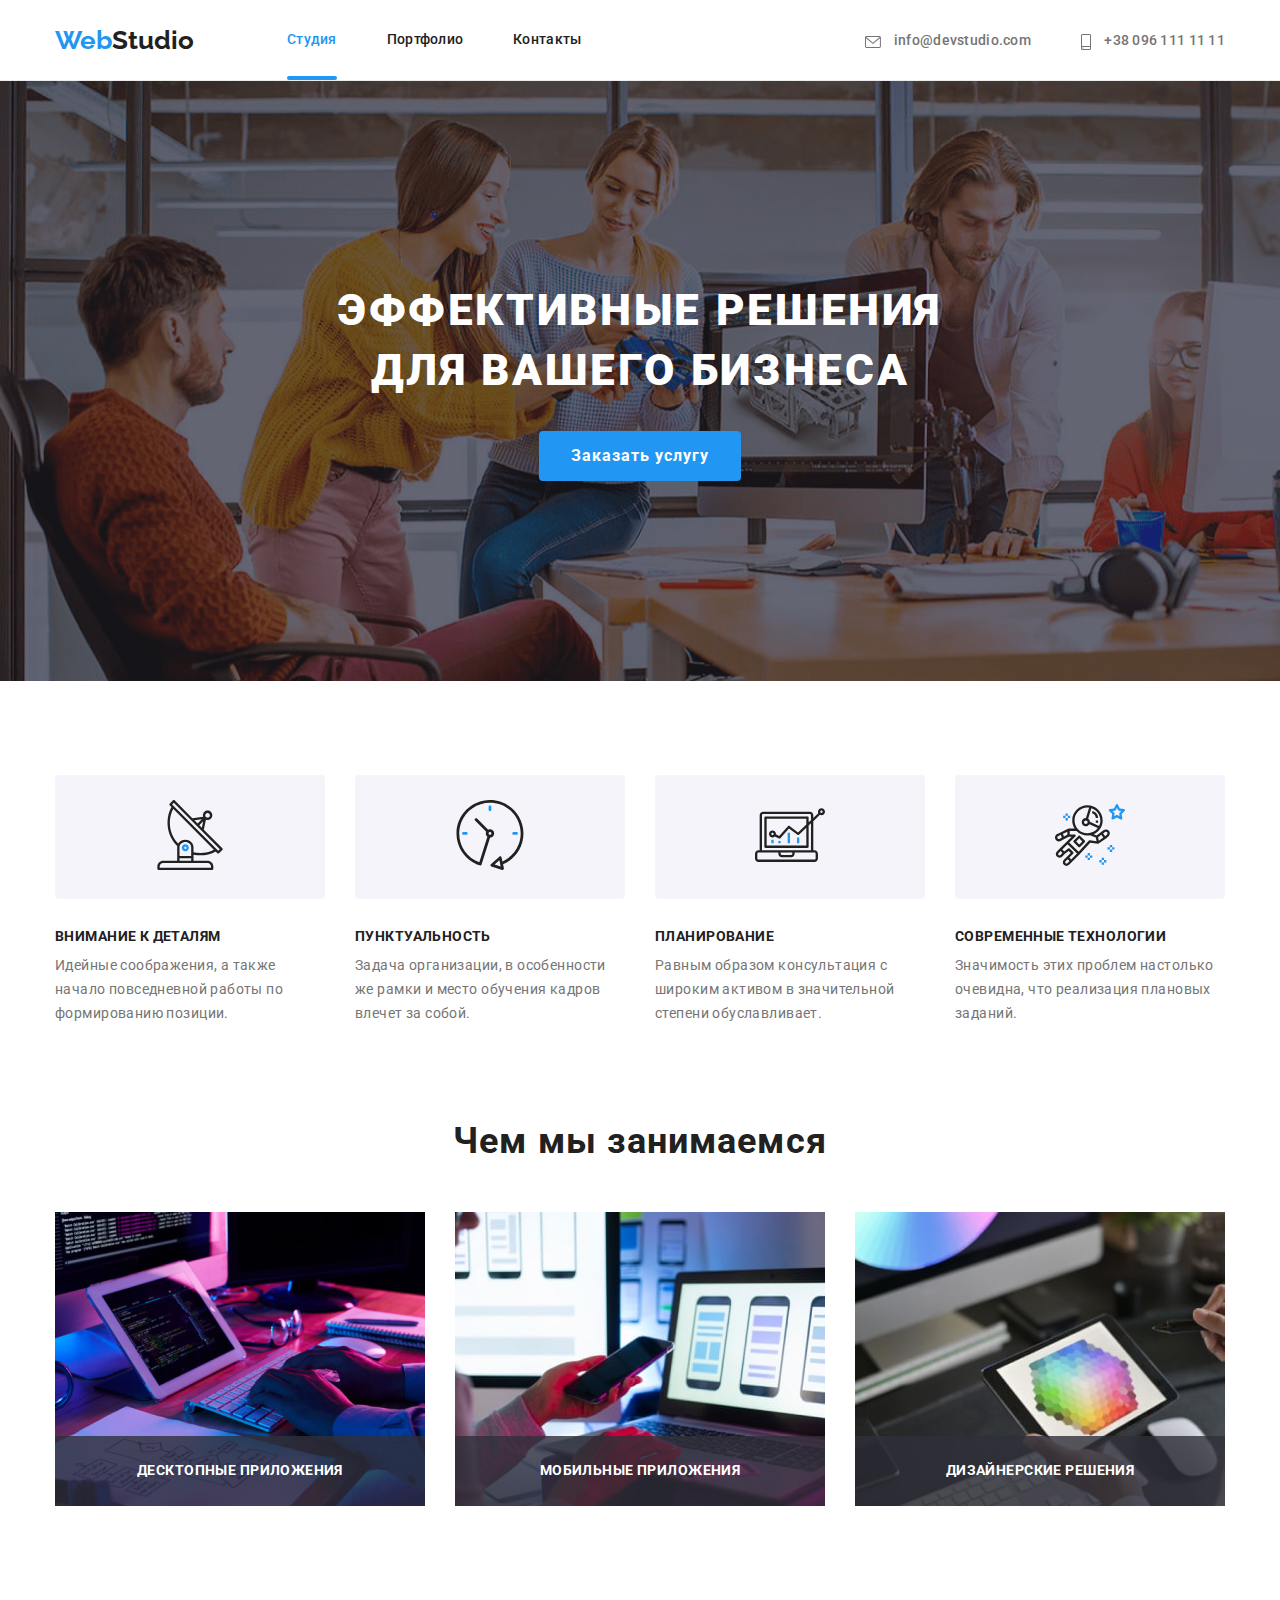
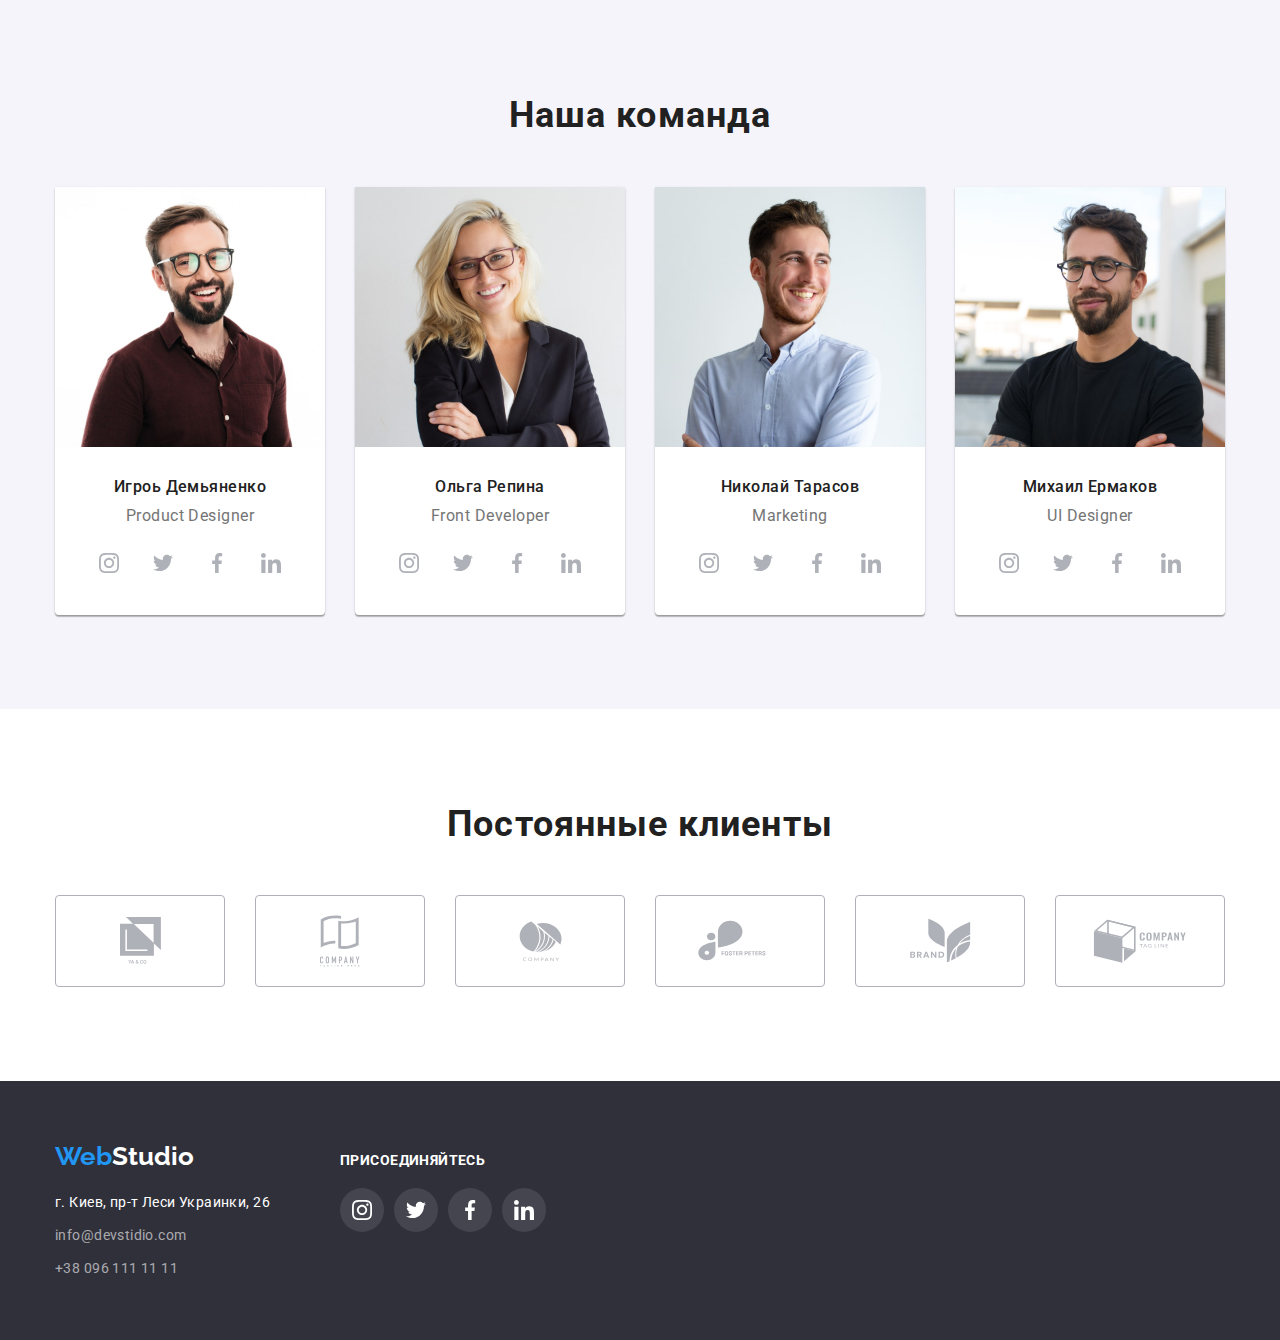
<file: index.html>
<!DOCTYPE html>
<html lang="ru">
<head>
    <link rel="stylesheet" href="https://cdnjs.cloudflare.com/ajax/libs/modern-normalize/1.1.0/modern-normalize.min.css"
    integrity="sha512-wpPYUAdjBVSE4KJnH1VR1HeZfpl1ub8YT/NKx4PuQ5NmX2tKuGu6U/JRp5y+Y8XG2tV+wKQpNHVUX03MfMFn9Q=="
    crossorigin="anonymous" referrerpolicy="no-referrer" />
    <meta charset="UTF-8">
    <meta http-equiv="X-UA-Compatible" content="IE=edge">
    <meta name="viewport" content="width=device-width, initial-scale=1.0">
    <!-- Титул сайта -->
    <title>Главная</title>
    <!-- Шрифты -->
    <link rel="preconnect" href="https://fonts.googleapis.com">
    <link rel="preconnect" href="https://fonts.gstatic.com" crossorigin>
    <link href="https://fonts.googleapis.com/css2?family=Raleway:wght@400;500;700&family=Roboto:wght@400;500&display=swap" rel="stylesheet">
    <!-- Ссылка на CSs -->
    <link rel="stylesheet" href="css/style.css">
</head>

<body>
     <!-- Верхушка. Не изменяемая -->
    <header class="first-block">
        <div class="container">
            <!-- Логотип -->
            <a  href="" class="websudio link" lang="en"><span class="bluestudio">Web</span>Studio</a>   
            <!-- Навигация странницы -->
            <nav class="header-nav">
                <ul class="nav-list list">
                    <li class="nav-item"><a class="nav-element-blue link current" href="./index.html">Студия</a></li>
                    <li class="nav-item"><a class="nav-element-blue link" href="./portfolio.html">Портфолио</a></li>
                    <li class="nav-item"><a class="nav-element-blue link" href="">Контакты</a></li>
                </ul>
            </nav>
            <!-- Контакты мейл и телефон -->
            <ul class="email-phone list">
                <li class="item">
                    <a class="email link" href="mailto:info@devstidio.com">
                        <svg class="header-icon" width="16" height="12">
                            <use href="./image/sprite.svg#icon-envelope"></use>
                        </svg>
                        info@devstudio.com
                    </a>
                </li>
                <li class="item">
                    <a class="phone-number link" href="tel:+380961111111">
                        <svg class="header-icon" width="10" height="16">
                            <use href="./image/sprite.svg#icon-smartphone"></use>
                        </svg>
                        +38 096 111 11 11
                    </a>
                </li>
            </ul>
        </div>
    </header>
    <main class="main">
        <!-- Фон с текстом / Герой -->
        <section class="main-first-section">
            <h1 class="title-text">Эффективные решения<br> для вашего бизнеса</h1>
            <button class="main-button button" type="button">Заказать услугу</button>
        </section>
        <!-- Наши качества -->
        <section class="features-section">
            <div class="container">
                <ul class="features list"> 
                    <!-- Внимание к деталям -->
                    <li class="features-element item">
                        <div class="features-container">
                            <svg class="features-icon" width="70" height="70">
                                <use href="./image/sprite.svg#icon-antenna-1"></use>
                            </svg>
                        </div>
                        <h3 class="features-title">Внимание к деталям</h3>
                        <p class="features-text">Идейные соображения, а также начало повседневной работы по формированию позиции.</p>
                    </li>
                    <!-- Пунктуальность -->
                    <li class="features-element item">
                        <div class="features-container">
                            <svg class="features-icon" width="70" height="70">
                                <use href="./image/sprite.svg#icon-clock-1"></use>
                            </svg>
                        </div>
                        <h3 class="features-title">Пунктуальность</h3>
                        <p class="features-text">Задача организации, в особенности же рамки и место обучения кадров влечет за собой.</p>
                    </li>
                    <!-- Планирование -->
                    <li class="features-element item">
                        <div class="features-container">
                            <svg class="features-icon" width="70" height="70">
                                <use href="./image/sprite.svg#icon-diagram-1"></use>
                            </svg>
                        </div>
                        <h3 class="features-title">Планирование</h3>
                        <p class="features-text">Равным образом консультация с широким активом в значительной степени обуславливает.</p>
                    </li>
                    <!-- Современные технологии -->
                    <li class="features-element item">
                        <div class="features-container">
                            <svg class="features-icon" width="70" height="70">
                                <use href="./image/sprite.svg#icon-astronaut-1"></use>
                            </svg>
                        </div>
                        <h3 class="features-title">Современные технологии</h3>
                        <p class="features-text">Значимость этих проблем настолько очевидна, что реализация плановых заданий.</p>
                    </li>
                </ul>
            </div>
        </section>
        <!-- Чем мы занимаемся -->
        <section class="work">
            <div class="container">
                <h2 class="work-title">Чем мы занимаемся</h2>
                <!-- Флекс с картинками -->
                <ul class="work-list list">
                    <li class="item">
                        <img class="work-image" src="image/img-1.jpg" width="370" height="294" alt="блокноты и планшет">
                        <p class="work-image-text">Десктопные приложения</p>
                    </li>
                    <li class="item">
                        <img class="work-image" src="image/img-2.jpg" width="370" height="294" alt="презентация на экранах">
                        <p class="work-image-text">Мобильные приложения</p>
                    </li>
                    <li class="item">
                        <img class="work-image" src="image/img-3.jpg" width="370" height="294" alt="рисование с помощью палитры">
                        <p class="work-image-text">Дизайнерские решения</p>
                    </li>
                </ul>
            </div>
        </section>
        <!-- Наша команда -->
        <section class="team">
            <div class="container">
                <h2 class="team-title">Наша команда</h2>
                <!-- Флекс с блоками -->
                <ul class="team-list list">
                    <!-- Игорь Демьяненко -->
                    <li class="team-item item">
                        <img class="team-images" src="image/img-igor.jpg" width="270" height="260" alt="Игорь Демьяненко">
                        <div class="card-box">
                            <h3 class="name">Игроь Демьяненко</h3>
                            <p class="profession" lang="en">Product Designer</p>
                            <ul class="social-list-icon">
                                <li class="social-item item"><a class="social-link link" href="">
                                    <svg class="social-icon" width="20" height="20">
                                        <use href="./image/sprite.svg#icon-instagram"></use>
                                    </svg></a>
                                </li>
                                <li class="social-item item"><a class="social-link link" href="">
                                        <svg class="social-icon" width="20" height="20">
                                            <use href="./image/sprite.svg#icon-twitter"></use>
                                        </svg></a>
                                </li>
                                <li class="social-item item"><a class="social-link link" href="">
                                        <svg class="social-icon" width="20" height="20">
                                            <use href="./image/sprite.svg#icon-facebook"></use>
                                        </svg></a>
                                </li>
                                <li class="social-item item"><a class="social-link link" href="">
                                        <svg class="social-icon" width="20" height="20">
                                            <use href="./image/sprite.svg#icon-linkedin"></use>
                                        </svg></a>
                                </li>
                            </ul>
                        </div>
                    </li>
                    <!-- Ольга Репина -->
                    <li class="team-item item">
                        <img class="team-images" src="image/img-olga.jpg" width="270" height="260" alt="Ольга Репина">
                        <div class="card-box">
                            <h3 class="name">Ольга Репина</h3>
                            <p class="profession" lang="en">Front Developer</p>
                            <ul class="social-list-icon">
                                <li class="social-item item"><a class="social-link link" href="">
                                    <svg class="social-icon" width="20" height="20">
                                        <use href="./image/sprite.svg#icon-instagram"></use>
                                    </svg></a>
                                </li>
                                <li class="social-item item"><a class="social-link link" href="">
                                        <svg class="social-icon" width="20" height="20">
                                            <use href="./image/sprite.svg#icon-twitter"></use>
                                        </svg></a>
                                </li>
                                <li class="social-item item"><a class="social-link link" href="">
                                        <svg class="social-icon" width="20" height="20">
                                            <use href="./image/sprite.svg#icon-facebook"></use>
                                        </svg></a>
                                </li>
                                <li class="social-item item"><a class="social-link link" href="">
                                        <svg class="social-icon" width="20" height="20">
                                            <use href="./image/sprite.svg#icon-linkedin"></use>
                                        </svg></a>
                                </li>
                            </ul>
                        </div>
                    </li>
                    <!-- Николай Тарасов -->
                    <li class="team-item item">
                        <img class="team-images" src="image/img-nikolay.jpg" width="270" height="260" alt="Николай Тарасов">
                        <div class="card-box">
                            <h3 class="name">Николай Тарасов</h3>
                            <p class="profession" lang="en">Marketing</p>
                            <ul class="social-list-icon">
                                <li class="social-item item"><a class="social-link link" href="">
                                    <svg class="social-icon" width="20" height="20">
                                        <use href="./image/sprite.svg#icon-instagram"></use>
                                    </svg></a>
                                </li>
                                <li class="social-item item"><a class="social-link link" href="">
                                        <svg class="social-icon" width="20" height="20">
                                            <use href="./image/sprite.svg#icon-twitter"></use>
                                        </svg></a>
                                </li>
                                <li class="social-item item"><a class="social-link link" href="">
                                        <svg class="social-icon" width="20" height="20">
                                            <use href="./image/sprite.svg#icon-facebook"></use>
                                        </svg></a>
                                </li>
                                <li class="social-item item"><a class="social-link link" href="">
                                        <svg class="social-icon" width="20" height="20">
                                            <use href="./image/sprite.svg#icon-linkedin"></use>
                                        </svg></a>
                                </li>
                            </ul>
                        </div>
                    </li>
                    <!-- Михаил Ермаков -->
                    <li class="team-item item">
                        <img class="team-images" src="image/img-mihail.jpg" width="270" height="260" alt="Михаил Ермаков">
                        <div class="card-box">
                            <h3 class="name">Михаил Ермаков</h3>
                            <p class="profession" lang="en">UI Designer</p>
                            <ul class="social-list-icon">
                                <li class="social-item item"><a class="social-link link" href="">
                                    <svg class="social-icon" width="20" height="20">
                                        <use href="./image/sprite.svg#icon-instagram"></use>
                                    </svg></a>
                                </li>
                                <li class="social-item item"><a class="social-link link" href="">
                                        <svg class="social-icon" width="20" height="20">
                                            <use href="./image/sprite.svg#icon-twitter"></use>
                                        </svg></a>
                                </li>
                                <li class="social-item item"><a class="social-link link" href="">
                                        <svg class="social-icon" width="20" height="20">
                                            <use href="./image/sprite.svg#icon-facebook"></use>
                                        </svg></a>
                                </li>
                                <li class="social-item item"><a class="social-link link" href="">
                                        <svg class="social-icon" width="20" height="20">
                                            <use href="./image/sprite.svg#icon-linkedin"></use>
                                        </svg></a>
                                </li>
                            </ul>
                        </div>
                    </li>
                </ul>
            </div>
        </section>
        <section class="our-clients">
            <div class="container">
                <h2 class="our-clients-title">Постоянные клиенты</h2>
                <ul class="clients-list">
                    <li class="clients-item">
                        <a class="clients-link" href="">
                            <svg class="client-icon" width="41" height="47">
                                <use href="./image/sprite.svg#icon-company-1"></use>
                            </svg>
                        </a>
                    </li>
                    <li class="clients-item">
                        <a class="clients-link" href="">
                            <svg class="client-icon" width="40" height="52">
                                <use href="./image/sprite.svg#icon-company-2"></use>
                            </svg>
                        </a>
                    </li>
                    <li class="clients-item">
                        <a class="clients-link" href="">
                            <svg class="client-icon" width="43" height="42">
                                <use href="./image/sprite.svg#icon-company-3"></use>
                            </svg>
                        </a>
                    </li>
                    <li class="clients-item">
                        <a class="clients-link" href="">
                            <svg class="client-icon" width="84" height="41">
                                <use href="./image/sprite.svg#icon-company-4"></use>
                            </svg>
                        </a>
                    </li>
                    <li class="clients-item">
                        <a class="clients-link" href="">
                            <svg class="client-icon" width="63" height="45">
                                <use href="./image/sprite.svg#icon-company-5"></use>
                            </svg>
                        </a>
                    </li>
                    <li class="clients-item">
                        <a class="clients-link" href="">
                            <svg class="client-icon" width="94" height="44">
                                <use href="./image/sprite.svg#icon-company-6"></use>
                            </svg>
                        </a>
                    </li>
                </ul>
            </div>
        </section>
    </main>
    <!-- Подвал -->
    <footer class="footer">
        <div class="container footer-conatiner">
            <div class="first-footer-container"><a class="footer-websudio link" href="" lang="en">Web<span class="footer-studio">Studio</span></a>
                <address class="address">
                    <ul class="address-list list">
                        <li class="address-item item"><a class="address-link link" href="https://goo.gl/maps/jx5UDZ7HyUH2J9UP6" target="blank" rel="nofollow noopener noreferrer" >г. Киев, пр-т Леси Украинки, 26</a></li>
                        <li class="address-item item"><a class="footer-email link" href="mailto:info@devstidio.com">info@devstidio.com</a></li>
                        <li class="address-item item"><a class="footer-phone-number link" href="tel:+380961111111">+38 096 111 11 11</a></li>
                    </ul>
                </address>
            </div>
            <div class="second-footer-container">
                <p class="footer-social-text">Присоединяйтесь</p>
                <ul class="footer-social-list-icon">
                    <li class="footer-social-item item"><a class="footer-social-link link" href="">
                            <svg class="footer-social-icon" width="20" height="20">
                                <use href="./image/sprite.svg#icon-instagram"></use>
                            </svg></a>
                    </li>
                    <li class="footer-social-item item"><a class="footer-social-link link" href="">
                            <svg class="footer-social-icon" width="20" height="20">
                                <use href="./image/sprite.svg#icon-twitter"></use>
                            </svg></a>
                    </li>
                    <li class="footer-social-item item"><a class="footer-social-link link" href="">
                            <svg class="footer-social-icon" width="20" height="20">
                                <use href="./image/sprite.svg#icon-facebook"></use>
                            </svg></a>
                    </li>
                    <li class="footer-social-item item"><a class="footer-social-link link" href="">
                            <svg class="footer-social-icon" width="20" height="20">
                                <use href="./image/sprite.svg#icon-linkedin"></use>
                            </svg></a>
                    </li>
                </ul>
            </div>
        </div>
    </footer>
    <div class="backdrop is-hidden">
        <div class="modal">
            <div class="close-button">
                <svg class="close-icon" width="11" height="11">
                    <use href="./image/sprite.svg#icon-Vector-1"></use>
                </svg>
            </div>
        </div>
    </div>

</body>
</html>
</file>
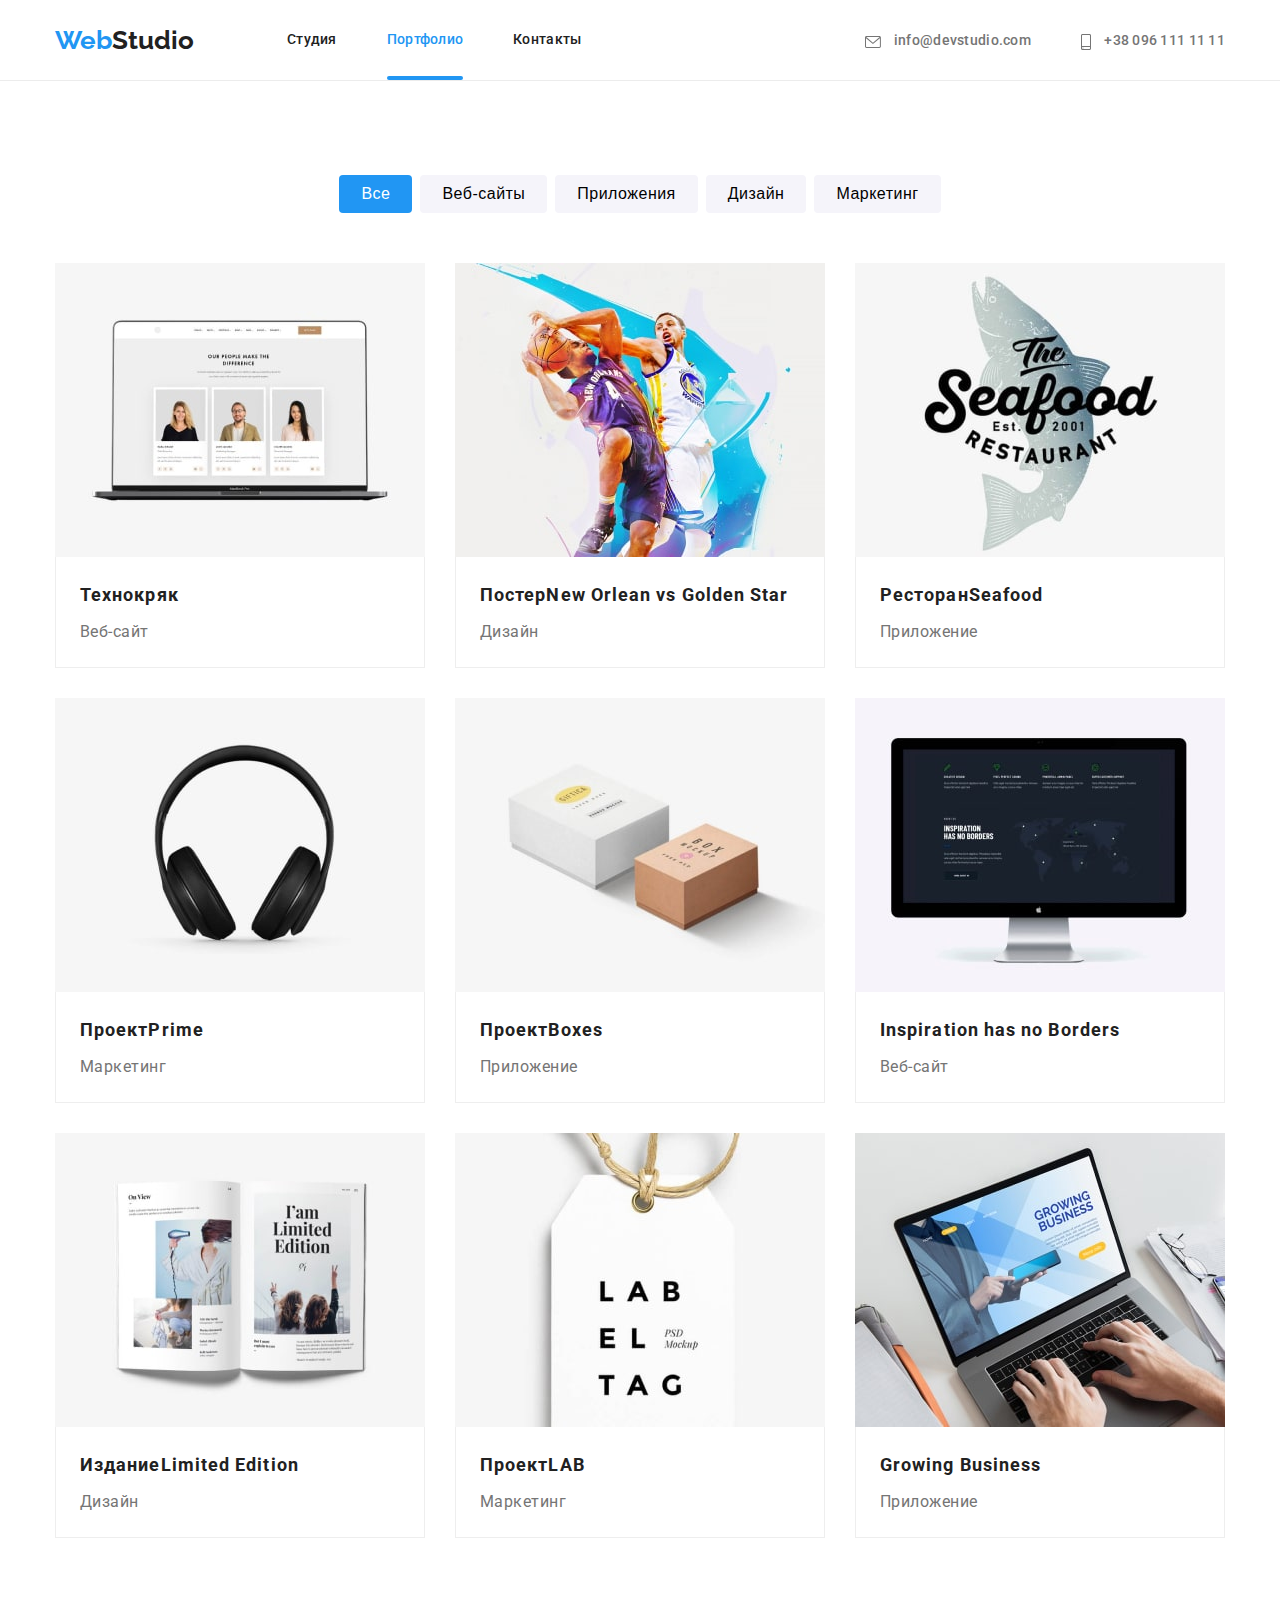
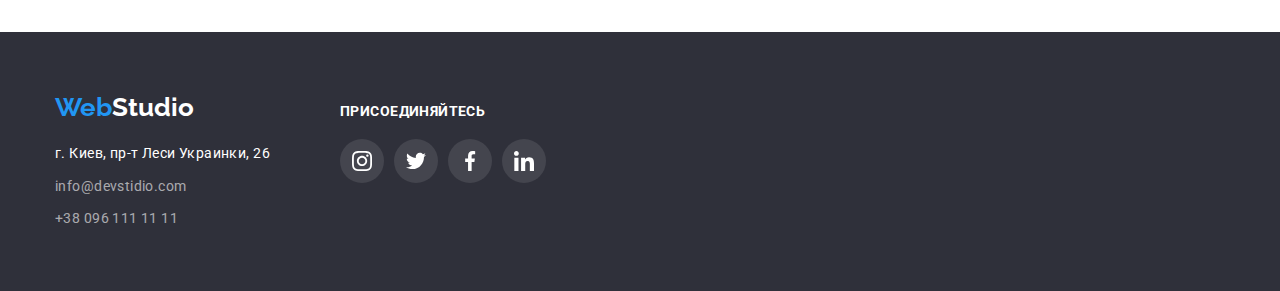
<file: portfolio.html>
<!DOCTYPE html>
<html lang="ru">

<head>
    <link rel="stylesheet" href="https://cdnjs.cloudflare.com/ajax/libs/modern-normalize/1.1.0/modern-normalize.min.css"
        integrity="sha512-wpPYUAdjBVSE4KJnH1VR1HeZfpl1ub8YT/NKx4PuQ5NmX2tKuGu6U/JRp5y+Y8XG2tV+wKQpNHVUX03MfMFn9Q=="
        crossorigin="anonymous" referrerpolicy="no-referrer" />
    <meta charset="UTF-8">
    <meta http-equiv="X-UA-Compatible" content="IE=edge">
    <meta name="viewport" content="width=device-width, initial-scale=1.0">
    <!-- Титул сайта -->
    <title>Портфолио</title>
    <!-- Шрифты -->
    <link rel="preconnect" href="https://fonts.googleapis.com">
    <link rel="preconnect" href="https://fonts.gstatic.com" crossorigin>
    <link
        href="https://fonts.googleapis.com/css2?family=Raleway:wght@400;500;700&family=Roboto:wght@400;500&display=swap"
        rel="stylesheet">
    <!-- Ссылка на CSs -->
    <link rel="stylesheet" href="css/style.css">
</head>

<body>
    <!-- Верхушка. Не изменяемая -->
    <header class="first-block">
        <div class="container">
            <!-- Логотип -->
            <a href="" class="websudio link" lang="en"><span class="bluestudio">Web</span>Studio</a>
            <!-- Навигация странницы -->
            <nav class="header-nav">
                <ul class="nav-list list">
                    <li class="nav-item"><a class="nav-element-blue link" href="./index.html">Студия</a></li>
                    <li class="nav-item"><a class="nav-element-blue link current" href="./portfolio.html">Портфолио</a></li>
                    <li class="nav-item"><a class="nav-element-blue link" href="">Контакты</a></li>
                </ul>
            </nav>
            <!-- Контакты мейл и телефон -->
            <ul class="email-phone list">
                <li class="item">
                    <a class="email link" href="mailto:info@devstidio.com">
                        <svg class="header-icon" width="16" height="12">
                            <use href="./image/sprite.svg#icon-envelope"></use>
                        </svg>
                        info@devstudio.com
                    </a>
                </li>
                <li class="item">
                    <a class="phone-number link" href="tel:+380961111111">
                        <svg class="header-icon" width="10" height="16">
                            <use href="./image/sprite.svg#icon-smartphone"></use>
                        </svg>
                        +38 096 111 11 11
                    </a>
                </li>
            </ul>
        </div>
    </header>
    <main>
        <section class="portfolio-section">
            <div class="container">
                <h1 hidden>Works of websudio company</h1>
                <ul class="nav-button-list list">
                    <li class="p-nav-item"><button class="p-button button current-button" type="button">Все</button></li>
                    <li class="p-nav-item"><button class="p-button button" type="button">Веб-сайты</button></li>
                    <li class="p-nav-item"><button class="p-button button" type="button">Приложения</button></li>
                    <li class="p-nav-item"><button class="p-button button" type="button">Дизайн</button></li>
                    <li class="p-nav-item"><button class="p-button button" type="button">Маркетинг</button></li>
                </ul>
                <ul class="p-works-list list">
                    <li class="p-works-item item">
                        <a href="" class="p-works-link link">
                            <div class="p-works-thumb">
                                <img class="works-img" src="./image/port-img/technokryk.jpg" alt="сайт технокряк" width="370" height="294">
                                <p class="p-works-image-text">Технокряк это современная площадка распространения коронавируса. Компании используют эту платформу для цифрового
                                шпионажа и атак на защищённые сервера конкурентов.</p>
                            </div>
                            <div class="card-text">
                                <h2 class="p-title">Технокряк</h2>
                                <p class="p-text">Веб-сайт</p>
                            </div>
                        </a>
                    </li>
                    <li class="p-works-item item">
                        <a href="" class="p-works-link link">
                            <div class="p-works-thumb">
                                <img class="works-img" src="./image/port-img/poster-new-orlean.jpg" alt="Постер с двумя баскетболистами" width="370" height="294">
                                <p class="p-works-image-text">Технокряк это современная площадка распространения коронавируса. Компании используют эту
                                    платформу для цифрового
                                    шпионажа и атак на защищённые сервера конкурентов.</p>
                            </div>
                            <div class="card-text">
                                <h2 class="p-title">Постер<span lang="en">New Orlean vs Golden Star</span></h2>
                                <p class="p-text">Дизайн</p>
                            </div>
                        </a>
                    </li>
                    <li class="p-works-item item">
                        <a href="" class="p-works-link link">
                            <div class="p-works-thumb">
                                <img class="works-img" src="./image/port-img/seafood.jpg" alt="Эмблема с рыбой" width="370" height="294">
                                <p class="p-works-image-text">Технокряк это современная площадка распространения коронавируса. Компании используют эту
                                    платформу для цифрового
                                    шпионажа и атак на защищённые сервера конкурентов.</p>
                            </div>
                            <div class="card-text">
                                <h2 class="p-title">Ресторан<span lang="en">Seafood</span></h2>
                                <p class="p-text">Приложение</p>
                            </div>
                        </a>
                    </li>
                    <li class="p-works-item item">
                        <a href="" class="p-works-link link">
                            <div class="p-works-thumb">
                                <img class="works-img" src="./image/port-img/project-prime.jpg" alt="Наушники" width="370" height="294">
                                <p class="p-works-image-text">Технокряк это современная площадка распространения коронавируса. Компании используют эту
                                    платформу для цифрового
                                    шпионажа и атак на защищённые сервера конкурентов.</p>
                            </div>
                            <div class="card-text">
                                <h2 class="p-title">Проeкт<span lang="en">Prime</span></h2>
                                <p class="p-text">Маркетинг</p>
                            </div>
                        </a>
                    </li>
                    <li class="p-works-item item">
                        <a href="" class="p-works-link link">
                            <div class="p-works-thumb">
                                <img class="works-img" src="./image/port-img/project-boxes.jpg" alt="Две коробочки" width="370" height="294">
                                <p class="p-works-image-text">Технокряк это современная площадка распространения коронавируса. Компании используют эту
                                    платформу для цифрового
                                    шпионажа и атак на защищённые сервера конкурентов.</p>
                            </div>
                            <div class="card-text">
                                <h2 class="p-title">Проeкт<span lang="en">Boxes</span></h2>
                                <p class="p-text">Приложение</p>
                            </div>
                        </a>
                    </li>
                    <li class="p-works-item item">
                        <a href="" class="p-works-link link">
                            <div class="p-works-thumb">
                                <img class="works-img" src="./image/port-img/inspirations.jpg" alt="Монитор с сайтом" width="370" height="294">
                                <p class="p-works-image-text">Технокряк это современная площадка распространения коронавируса. Компании используют эту
                                    платформу для цифрового
                                    шпионажа и атак на защищённые сервера конкурентов.</p>
                            </div>
                            <div class="card-text">
                                <h2 class="p-title" lang="en">Inspiration has no Borders</h2>
                                <p class="p-text">Веб-сайт</p>
                            </div>
                        </a>
                    </li>
                    <li class="p-works-item item">
                        <a href="" class="p-works-link link">
                            <div class="p-works-thumb">
                                <img class="works-img" src="./image/port-img/limited-edition.jpg" alt="Журнал" width="370" height="294">
                                <p class="p-works-image-text">Технокряк это современная площадка распространения коронавируса. Компании используют эту
                                    платформу для цифрового
                                    шпионажа и атак на защищённые сервера конкурентов.</p>
                            </div>
                            <div class="card-text">
                                <h2 class="p-title">Издание<span lang="en">Limited Edition</span></h2>
                                <p class="p-text">Дизайн</p>
                            </div>
                        </a>
                    </li>
                    <li class="p-works-item item">
                        <a href="" class="p-works-link link">
                            <div class="p-works-thumb">
                                <img class="works-img" src="./image/port-img/project-lab.jpg" alt="Эмблема на конверте" width="370" height="294">
                                <p class="p-works-image-text">Технокряк это современная площадка распространения коронавируса. Компании используют эту
                                    платформу для цифрового
                                    шпионажа и атак на защищённые сервера конкурентов.</p>
                            </div>
                            <div class="card-text">
                                <h2 class="p-title">Проeкт<span lang="en">LAB</span></h2>
                                <p class="p-text">Маркетинг</p>
                            </div>
                        </a>
                    </li>
                    <li class="p-works-item item">
                        <a href="" class="p-works-link link">
                            <div class="p-works-thumb">
                                <img class="works-img" src="./image/port-img/growing-business.jpg" alt="Ноутбук с сайтом" width="370" height="294">
                                <p class="p-works-image-text">Технокряк это современная площадка распространения коронавируса. Компании используют эту
                                    платформу для цифрового
                                    шпионажа и атак на защищённые сервера конкурентов.</p>
                            </div>
                            <div class="card-text">
                                <h2 class="p-title" lang="en">Growing Business</h2>
                                <p class="p-text">Приложение</p>
                            </div>
                        </a>
                    </li>
                </ul>
            </div>
        </section>
    </main>
    <!-- Подвал -->
    <footer class="footer">
        <div class="container footer-conatiner">
            <div class="first-footer-container"><a class="footer-websudio link" href="" lang="en">Web<span
                        class="footer-studio">Studio</span></a>
                <address class="address">
                    <ul class="address-list list">
                        <li class="address-item item"><a class="address-link link"
                                href="https://goo.gl/maps/jx5UDZ7HyUH2J9UP6" target="blank"
                                rel="nofollow noopener noreferrer">г. Киев, пр-т Леси Украинки, 26</a></li>
                        <li class="address-item item"><a class="footer-email link"
                                href="mailto:info@devstidio.com">info@devstidio.com</a></li>
                        <li class="address-item item"><a class="footer-phone-number link" href="tel:+380961111111">+38 096
                                111 11 11</a></li>
                    </ul>
                </address>
            </div>
            <div class="second-footer-container">
                <p class="footer-social-text">Присоединяйтесь</p>
                <ul class="footer-social-list-icon">
                    <li class="footer-social-item item"><a class="footer-social-link link" href="">
                            <svg class="footer-social-icon" width="20" height="20">
                                <use href="./image/sprite.svg#icon-instagram"></use>
                            </svg></a>
                    </li>
                    <li class="footer-social-item item"><a class="footer-social-link link" href="">
                            <svg class="footer-social-icon" width="20" height="20">
                                <use href="./image/sprite.svg#icon-twitter"></use>
                            </svg></a>
                    </li>
                    <li class="footer-social-item item"><a class="footer-social-link link" href="">
                            <svg class="footer-social-icon" width="20" height="20">
                                <use href="./image/sprite.svg#icon-facebook"></use>
                            </svg></a>
                    </li>
                    <li class="footer-social-item item"><a class="footer-social-link link" href="">
                            <svg class="footer-social-icon" width="20" height="20">
                                <use href="./image/sprite.svg#icon-linkedin"></use>
                            </svg></a>
                    </li>
                </ul>
            </div>
        </div>
    </footer>
</body>

</html>
</file>
<file: css/style.css>
/*Обнуление*/
* {
  padding: 0;
  margin: 0;
  border: 0;
}
html {
  box-sizing: border-box;
}
*,
*::after,
*::before {
  box-sizing: inherit;
}
:root {
  --main-title-color: #fff;
  --secondary-title-color: #212121;
  --main-text-color: #212121;
  --secondery-text-color: #757575;
  --accent-color: #2196f3;
  --main-backround-color: #2f303a;
  --secondary-bacground-color: #2196f3;
  --third-bacground-color: #f5f4fa;
  --main-basic-white: #fff;
  --border-color: #ececec;
  --icon-colors: #afb1b8;
}
body {
  font-family: "roboto", sans-serif;
  color: var(--main-text-color);
}
ul {
  list-style: none;
}
a {
  text-decoration: none;
  color: var(--main-text-color);
}
.container {
  width: 1200px;
  padding: 0 15px;
  margin-left: auto;
  margin-right: auto;
}
/* ------------------HEADER-------------------- */
.link {
  text-decoration: none;
}
.link:visited {
  color: var(--main-text-color);
}
.list {
  list-style: none;
}
.first-block {
  border-bottom: 1px solid var(--border-color);
}
.header-nav {
  margin-left: 93px;
}
.first-block .container {
  display: flex;
  align-items: center;
}
.nav-list .link {
  padding: 32px 0px;
}
.email-phone .link {
  padding: 32px 0px;
}
.websudio {
  font-family: "Raleway", sans-serif;
  font-weight: 700;
  font-size: 26px;
  text-decoration: none;
  padding: 24px 0px;
}
.websudio:visited {
  color: var(--main-text-color);
}
.bluestudio {
  color: var(--accent-color);
}
.nav-list {
  display: flex;
  font-family: "Roboto", sans-serif;
  font-weight: 500;
  font-size: 14px;
  line-height: 1.14;
  letter-spacing: 0.02em;
}
.nav-item:not(:last-child) {
  margin-right: 50px;
}
.nav-element-blue {
  display: block;
  position: relative;
}
.nav-element-blue:hover,
.nav-element-blue:focus {
  color: var(--accent-color);
}
.nav-element-blue.current {
  color: var(--accent-color);
}
.current::after {
  position: absolute;
  content: "";
  display: block;
  width: 100%;
  height: 4px;
  background-color: var(--accent-color);
  bottom: 0;
  border-radius: 2px;
}

/* EMAIL AND PHONE NUMBER */
.email-phone {
  display: flex;
  margin-left: auto;
}
.email-phone .item + .item {
  margin-left: 50px;
}
.email,
.phone-number {
  text-decoration: none;
  font-style: normal;
  font-weight: 500;
  font-size: 14px;
  line-height: 1.14;
  letter-spacing: 0.02em;
  color: var(--secondery-text-color);
}
.email:hover,
.email:focus {
  color: var(--accent-color);
}
.phone-number:hover,
.phone-number:focus {
  color: var(--accent-color);
}
.header-icon {
  margin-right: 10px;
  fill: currentColor;
  vertical-align: middle;
}

/* ------------------HERO-------------------- */
.main-first-section {
  background-image: linear-gradient(
      rgba(47, 48, 58, 0.4),
      rgba(47, 48, 58, 0.4)
    ),
    url(../image/hero-background-min.png);
  text-align: center;
  padding: 200px 0px;
  max-width: 1600px;
  margin: 0 auto;
}
.title-text {
  display: block;
  font-style: normal;
  font-weight: 900;
  font-size: 44px;
  line-height: 1.36;
  letter-spacing: 0.06em;
  text-transform: uppercase;
  color: var(--main-title-color);
}
.main-button {
  font-family: inherit;
  margin-top: 30px;
  padding: 10px 32px 10px 32px;
  font-weight: 700;
  font-size: 16px;
  line-height: 1.87;
  letter-spacing: 0.06em;
  background-color: var(--secondary-bacground-color);
  color: var(--main-title-color);
  min-width: 200px;
}
.button {
  border-radius: 4px;
}
/* ------------------FEATURES-------------------- */
.features-section {
  padding: 94px 0;
}
.features {
  display: flex;
}
.features .item {
  width: calc((100% - 90px) / 4);
}
.features .item + .item {
  margin-left: 30px;
  /* width: 270px; */
}
.features-title {
  font-weight: 700;
  font-size: 14px;
  line-height: 1.14;
  letter-spacing: 0.03em;
  text-transform: uppercase;
}
.features-text {
  margin-top: 10px;
  width: 270px;
  font-size: 14px;
  line-height: 1.71;
  letter-spacing: 0.03em;
  color: var(--secondery-text-color);
}

/* ------------------WORK-------------------- */
.work {
  padding-bottom: 94px;
}
.work-title {
  font-weight: 700;
  font-size: 36px;
  line-height: 1.17;
  text-align: center;
  letter-spacing: 0.03em;
  margin-bottom: 50px;
}
.work-list {
  display: flex;
  justify-content: space-between;
  flex-wrap: wrap;
}
.work-image {
  display: block;
}
.work-list .item {
  position: relative;
}
.features-container {
  background-color: #f5f4fa;
  border-radius: 4px;
  padding-top: 25px;
  padding-bottom: 25px;
  margin-bottom: 30px;
  text-align: center;
}
.work-image-text {
  position: absolute;
  display: block;

  bottom: 0;
  width: 100%;
  font-weight: 700;
  font-size: 14px;
  line-height: 1.14;

  text-align: center;
  padding-top: 27px;
  padding-bottom: 27px;
  letter-spacing: 0.03em;
  text-transform: uppercase;

  background-color: rgba(47, 48, 58, 0.8);
  color: var(--main-basic-white);
}

/* ------------------TEAM-------------------- */
.team {
  background-color: var(--third-bacground-color);
  padding-top: 94px;
  padding-bottom: 94px;
}
.team-title {
  margin-bottom: 50px;
  font-weight: 700;
  font-size: 36px;
  line-height: 1.17;
  text-align: center;
  letter-spacing: 0.03em;
}
.team-list {
  display: flex;
}
.team-item {
  background-color: var(--main-basic-white);
  /* width: 270px; */
  width: calc((100% - 90px) / 4);
  box-shadow: 0px 1px 3px rgba(0, 0, 0, 0.12), 0px 1px 1px rgba(0, 0, 0, 0.14),
    0px 2px 1px rgba(0, 0, 0, 0.2);
  border-radius: 0px 0px 4px 4px;
}
.team-item + .team-item {
  margin-left: 30px;
}
.team-images {
  display: block;
}
.card-box {
  padding: 30px 0px;
}
.name {
  font-weight: 500;
  font-size: 16px;
  line-height: 1.19;
  text-align: center;
  letter-spacing: 0.03em;
}
.profession {
  font-weight: normal;
  font-size: 16px;
  line-height: 1.19;
  text-align: center;
  letter-spacing: 0.03em;
  color: var(--secondery-text-color);
  margin-top: 10px;
}
.social-list-icon {
  display: flex;
  justify-content: center;
  margin-top: 16px;
}
.social-link {
  width: 100%;
  height: 100%;
  border-radius: 50%;
  display: flex;
  justify-content: center;
  background-color: #ffffff;
  align-items: center;
}
.social-list-icon .social-item + .social-item {
  margin-left: 10px;
}
.social-item {
  width: 44px;
  height: 44px;
}
.social-icon {
  fill: var(--icon-colors);
}
.social-link:hover .social-icon,
.social-link:focus .social-icon {
  fill: #fff;
}
.social-link:hover,
.social-link:focus {
  background-color: var(--accent-color);
}

/* ------------------НАШИ КЛИЕНТЫ-------------- */
.our-clients {
  padding-top: 94px;
  padding-bottom: 94px;
}

.our-clients-title {
  font-weight: 700;
  font-size: 36px;
  line-height: 1.17;
  text-align: center;
  letter-spacing: 0.03em;
}
.clients-list {
  margin-top: 50px;

  display: flex;
  justify-content: space-between;
}
.clients-item {
  width: 170px;
  height: 92px;

  text-align: center;
}
.clients-link {
  width: 100%;
  height: 100%;
  display: flex;
  align-items: center;
  justify-content: center;
  border: 1px solid var(--icon-colors);
  border-radius: 4px;
}
.client-icon {
  fill: var(--icon-colors);
}
.clients-link:hover,
.clients-link:focus {
  border: 1px solid var(--accent-color);
}
.clients-link:hover .client-icon,
.clients-link:focus .client-icon {
  fill: var(--accent-color);
}
/* ------------------FOOTER-------------------- */
.footer {
  background-color: var(--main-backround-color);
  padding-top: 60px;
  padding-bottom: 60px;
}
.footer-conatiner {
  display: flex;
  align-items: baseline;
}
.second-footer-container {
  margin-left: 70px;
}
.footer-websudio {
  font-family: "Raleway", sans-serif;
  font-style: normal;
  font-weight: 700;
  font-size: 26px;
  text-decoration: none;
  color: var(--accent-color);
  display: block;
  margin-bottom: 20px;
}
.footer-websudio:visited {
  color: var(--accent-color);
}
.footer-studio {
  color: var(--main-basic-white);
}
.footer-sudio:visited {
  color: var(--main-basic-white);
}

.address-item {
  font-size: 14px;
  line-height: 1.71;
  letter-spacing: 0.03em;
  font-style: normal;
  color: rgba(255, 255, 255, 0.6);
}
.address-item + .address-item {
  margin-top: 9px;
}
.address-link {
  color: var(--main-basic-white);
}
.address-link:visited {
  color: var(--main-basic-white);
}
.footer-email:hover,
.footer-email:focus {
  color: var(--accent-color);
}
.footer-phone-number:hover,
.footer-phone-number:focus {
  color: var(--accent-color);
}
.footer-email,
.footer-phone-number {
  color: rgba(255, 255, 255, 0.6);
}
.footer-social-text {
  font-weight: 700;
  font-size: 14px;
  line-height: 1.14x;
  letter-spacing: 0.03em;
  text-transform: uppercase;
  color: var(--main-basic-white);
}
.footer-social-list-icon {
  display: flex;
  margin-top: 20px;
  justify-content: center;
}
.footer-social-link {
  width: 100%;
  height: 100%;
  border-radius: 50%;
  display: flex;
  justify-content: center;
  background: rgba(255, 255, 255, 0.1);
  align-items: center;
}
.footer-social-list-icon .footer-social-item + .footer-social-item {
  margin-left: 10px;
}
.footer-social-item {
  width: 44px;
  height: 44px;
}
.footer-social-icon {
  fill: var(--main-basic-white);
}
.footer-social-link:hover .footer-social-icon,
.footer-social-link:focus .footer-social-icon {
  fill: #fff;
}
.footer-social-link:hover,
.footer-social-link:focus {
  background-color: var(--accent-color);
}
/* ------------------!!!!PORTFOLIO!!!!-------------------- */
/* ------------------NAV BUTTON-------------------- */

.portfolio-section {
  padding: 94px 0px;
}
.nav-button-list {
  display: flex;
  justify-content: center;
  margin-bottom: 50px;
}

.p-button {
  font-weight: 500;
  font-size: 16px;
  line-height: 1.62;
  text-align: center;
  letter-spacing: 0.03em;
  padding: 6px 22px 6px 22px;
  background-color: var(--third-bacground-color);
}
.p-nav-item + .p-nav-item {
  margin-left: 8px;
}
.p-button.current-button {
  color: var(--main-basic-white);
  background-color: var(--accent-color);
}
.current-button {
  color: var(--accent-color);
}

.p-button:hover,
.p-button:focus {
  color: var(--main-basic-white);
  background-color: var(--secondary-bacground-color);
  cursor: pointer;
  box-shadow: 0px 3px 1px rgba(0, 0, 0, 0.1), 0px 1px 2px rgba(0, 0, 0, 0.08),
    0px 2px 2px rgba(0, 0, 0, 0.12);
}
/* ------------------WORKS SECTION-------------------- */
.p-works-list {
  display: flex;
  flex-wrap: wrap;
  margin-left: -30px;
  margin-top: -30px;
}

.p-works-item {
  width: calc(100% / 3 - 30px);
  margin-top: 30px;
  margin-left: 30px;
}
.p-works-link {
  width: 100%;
  height: 100%;
  display: block;
}
.p-works-link:focus,
.p-works-link:hover {
  box-shadow: 0px 1px 1px rgba(0, 0, 0, 0.12), 0px 4px 4px rgba(0, 0, 0, 0.06),
    1px 4px 6px rgba(0, 0, 0, 0.16);
}

.card-text {
  padding: 20px 24px 20px 24px;
  border: 1px solid #eeeeee;
  border-top: none;
}
.p-title {
  font-weight: 700;
  font-size: 18px;
  line-height: 2;
  letter-spacing: 0.06em;
  color: var(--secondary-title-color);
  margin-bottom: 4px;
  color: var(--main-text-color);
}
.p-text {
  font-weight: normal;
  font-size: 16px;
  line-height: 1.87;
  letter-spacing: 0.03em;
  color: var(--secondery-text-color);
}
.p-works-thumb {
  position: relative;
}
.p-works-thumb::before {
  content: "";
  position: absolute;
  width: 100%;
  height: 100%;
  background-color: rgba(33, 150, 243, 0.9);
  display: block;
  top: 0;
  left: 0;

  opacity: 0;
}
.works-img {
  display: block;
}
.p-works-image-text {
  position: absolute;

  top: 50%;
  left: 50%;

  width: 322px;
  height: 168px;

  transform: translate(-50%, -50%);
  display: block;

  font-size: 18px;
  line-height: 1.56;
  letter-spacing: 0.03em;
  color: #ffffff;

  opacity: 0;
}
/* -------------------BACKDROP------------------- */

.backdrop {
  position: fixed;
  top: 0;
  left: 0;
  width: 100%;
  height: 100%;
  background-color: rgba(0, 0, 0, 0.2);
}
.modal {
  position: absolute;
  top: 50%;
  left: 50%;
  transform: translate(-50%, -50%);
  min-width: 528px;
  min-height: 581px;
  box-shadow: 0px 1px 3px rgba(0, 0, 0, 0.12), 0px 1px 1px rgba(0, 0, 0, 0.14),
    0px 2px 1px rgba(0, 0, 0, 0.2);
  border-radius: 4px;
  background-color: #fff;
}
.backdrop.is-hidden {
  opacity: 0;
  pointer-events: none;
}
.close-button {
  position: absolute;

  right: 8px;
  top: 8px;

  display: flex;
  width: 30px;
  height: 30px;
  background-color: #fff;
  border: 1px solid rgba(0, 0, 0, 0.1);
  border-radius: 50%;
  justify-content: center;
  align-items: center;
}
</file>
